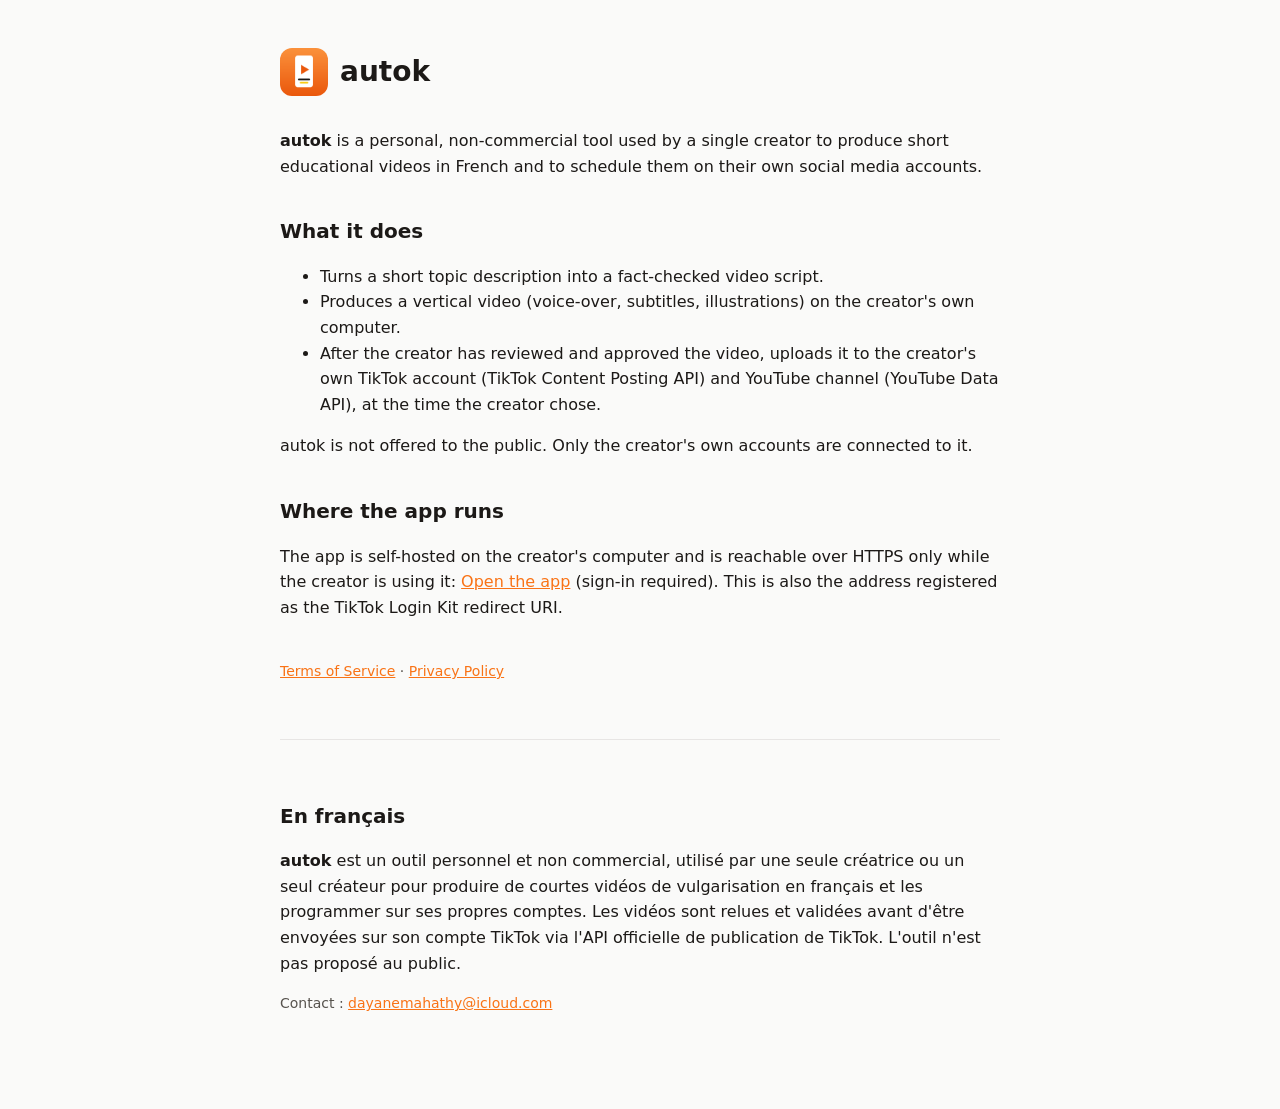
<file: index.html>
<!doctype html>
<html lang="en">
<head>
<meta charset="utf-8">
<meta name="viewport" content="width=device-width, initial-scale=1">
<title>autok</title>
<link rel="stylesheet" href="style.css">
</head>
<body>
<main>
  <header><img src="icon.png" alt=""><h1>autok</h1></header>

  <p><strong>autok</strong> is a personal, non-commercial tool used by a single creator to produce short
  educational videos in French and to schedule them on their own social media accounts.</p>

  <h2>What it does</h2>
  <ul>
    <li>Turns a short topic description into a fact-checked video script.</li>
    <li>Produces a vertical video (voice-over, subtitles, illustrations) on the creator's own computer.</li>
    <li>After the creator has reviewed and approved the video, uploads it to the creator's own
      TikTok account (TikTok Content Posting API) and YouTube channel (YouTube Data API),
      at the time the creator chose.</li>
  </ul>
  <p>autok is not offered to the public. Only the creator's own accounts are connected to it.</p>

  <h2>Where the app runs</h2>
  <p>The app is self-hosted on the creator's computer and is reachable over HTTPS only while the creator is
  using it: <a href="https://ploy-velvet-oblivion.ngrok-free.dev/">Open the app</a>
  (sign-in required). This is also the address registered as the TikTok Login Kit redirect URI.</p>

  <nav><a href="terms.html">Terms of Service</a> · <a href="privacy.html">Privacy Policy</a></nav>

  <section class="lang" lang="fr">
    <h2>En français</h2>
    <p><strong>autok</strong> est un outil personnel et non commercial, utilisé par une seule créatrice ou un seul
    créateur pour produire de courtes vidéos de vulgarisation en français et les programmer sur ses propres comptes.
    Les vidéos sont relues et validées avant d'être envoyées sur son compte TikTok via l'API officielle
    de publication de TikTok. L'outil n'est pas proposé au public.</p>
  </section>
  <p class="muted">Contact : <a href="mailto:dayanemahathy@icloud.com">dayanemahathy@icloud.com</a></p>
</main>
</body>
</html>
</file>
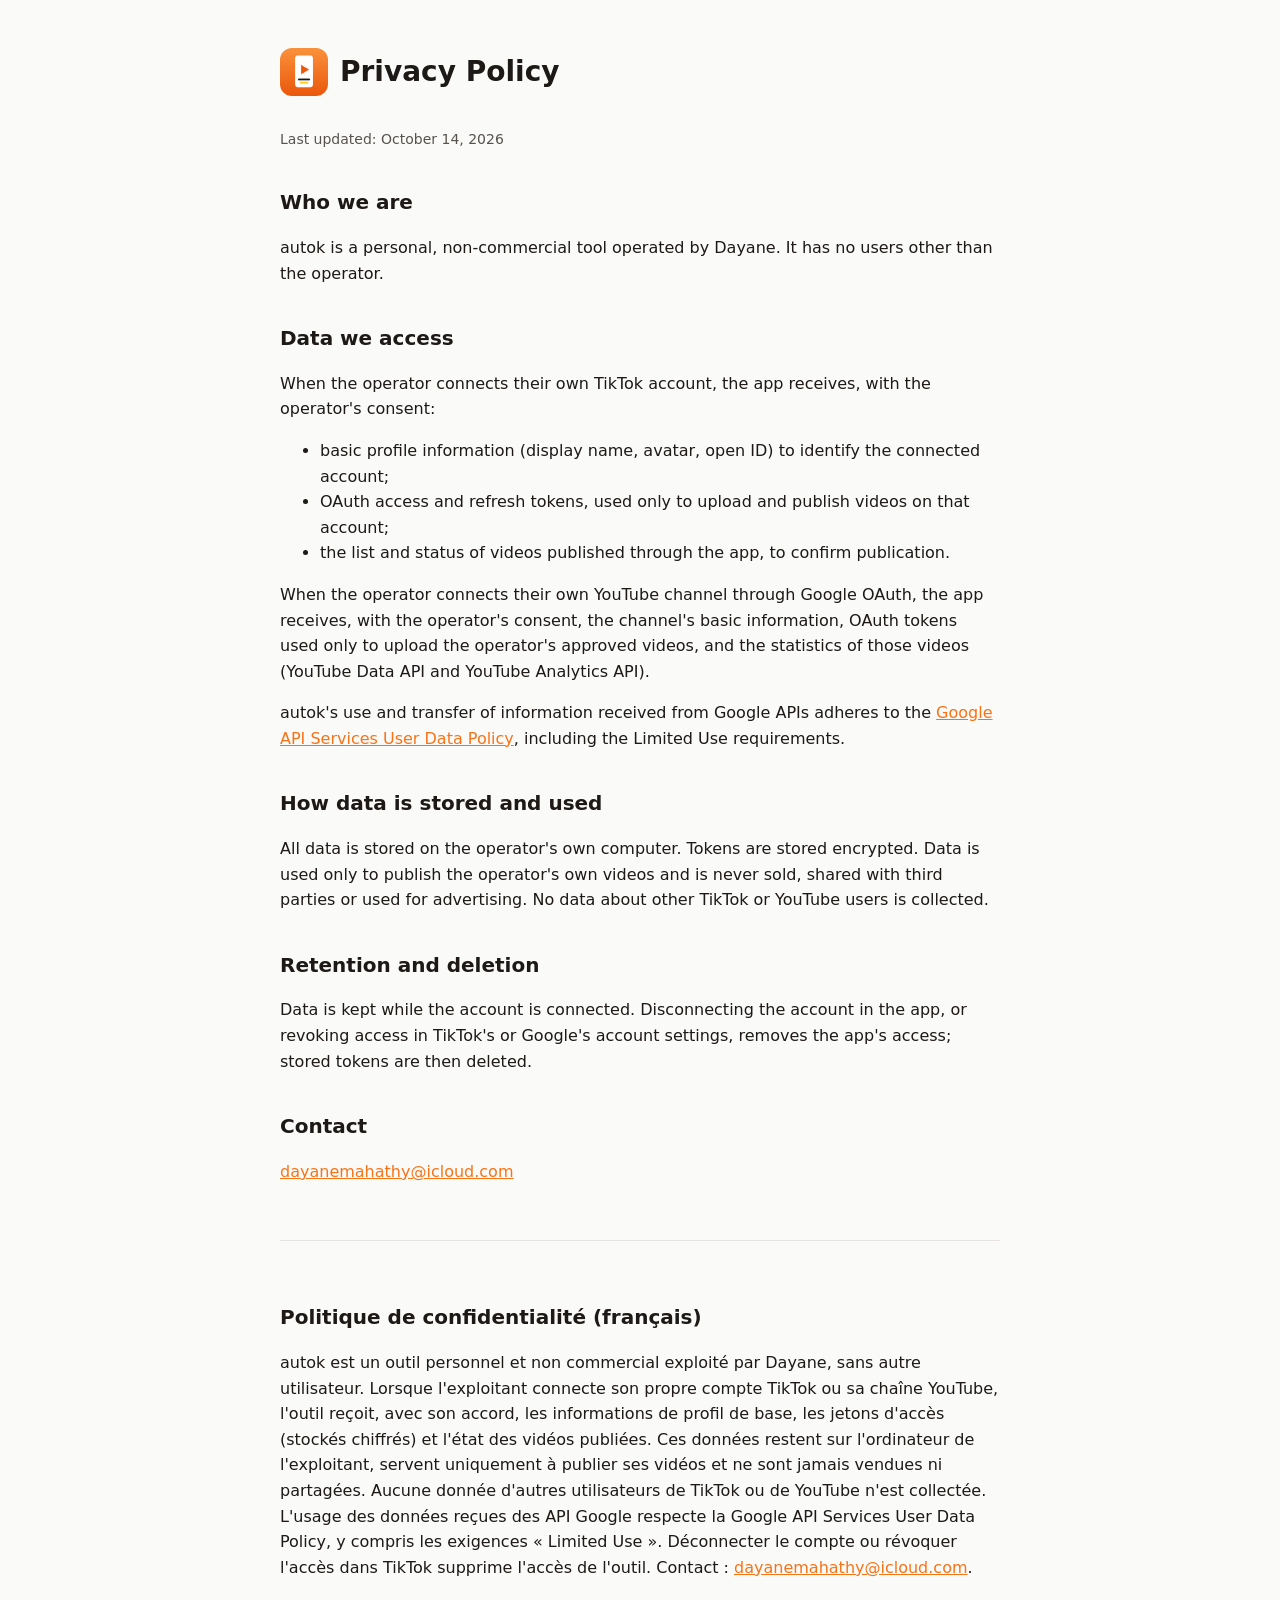
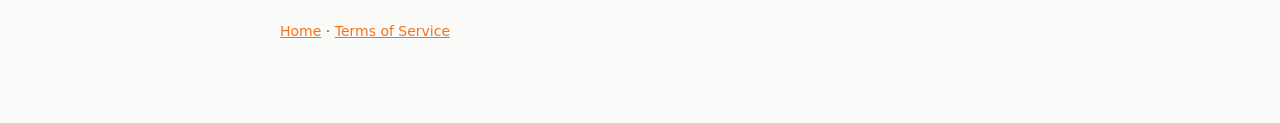
<file: privacy.html>
<!doctype html>
<html lang="en">
<head>
<meta charset="utf-8">
<meta name="viewport" content="width=device-width, initial-scale=1">
<title>autok · Privacy Policy</title>
<link rel="stylesheet" href="style.css">
</head>
<body>
<main>
  <header><img src="icon.png" alt=""><h1>Privacy Policy</h1></header>
  <p class="muted">Last updated: October 14, 2026</p>

  <h2>Who we are</h2>
  <p>autok is a personal, non-commercial tool operated by Dayane. It has no users other than the
  operator.</p>

  <h2>Data we access</h2>
  <p>When the operator connects their own TikTok account, the app receives, with the operator's consent:</p>
  <ul>
    <li>basic profile information (display name, avatar, open ID) to identify the connected account;</li>
    <li>OAuth access and refresh tokens, used only to upload and publish videos on that account;</li>
    <li>the list and status of videos published through the app, to confirm publication.</li>
  </ul>

  <p>When the operator connects their own YouTube channel through Google OAuth, the app receives, with the
  operator's consent, the channel's basic information, OAuth tokens used only to upload the operator's approved
  videos, and the statistics of those videos (YouTube Data API and YouTube Analytics API).</p>
  <p>autok's use and transfer of information received from Google APIs adheres to the
  <a href="https://developers.google.com/terms/api-services-user-data-policy">Google API Services User Data Policy</a>,
  including the Limited Use requirements.</p>

  <h2>How data is stored and used</h2>
  <p>All data is stored on the operator's own computer. Tokens are stored encrypted. Data is used only to
  publish the operator's own videos and is never sold, shared with third parties or used for advertising.
  No data about other TikTok or YouTube users is collected.</p>

  <h2>Retention and deletion</h2>
  <p>Data is kept while the account is connected. Disconnecting the account in the app, or revoking access
  in TikTok's or Google's account settings, removes the app's access; stored tokens are then deleted.</p>

  <h2>Contact</h2>
  <p><a href="mailto:dayanemahathy@icloud.com">dayanemahathy@icloud.com</a></p>

  <section class="lang" lang="fr">
    <h2>Politique de confidentialité (français)</h2>
    <p>autok est un outil personnel et non commercial exploité par Dayane, sans autre utilisateur.
    Lorsque l'exploitant connecte son propre compte TikTok ou sa chaîne YouTube, l'outil reçoit, avec son accord, les informations de
    profil de base, les jetons d'accès (stockés chiffrés) et l'état des vidéos publiées. Ces données restent sur
    l'ordinateur de l'exploitant, servent uniquement à publier ses vidéos et ne sont jamais vendues ni partagées.
    Aucune donnée d'autres utilisateurs de TikTok ou de YouTube n'est collectée. L'usage des données reçues des API Google respecte la Google API Services User Data Policy, y compris les exigences « Limited Use ». Déconnecter le compte ou révoquer l'accès
    dans TikTok supprime l'accès de l'outil. Contact : <a href="mailto:dayanemahathy@icloud.com">dayanemahathy@icloud.com</a>.</p>
  </section>
  <nav><a href="index.html">Home</a> · <a href="terms.html">Terms of Service</a></nav>
</main>
</body>
</html>
</file>
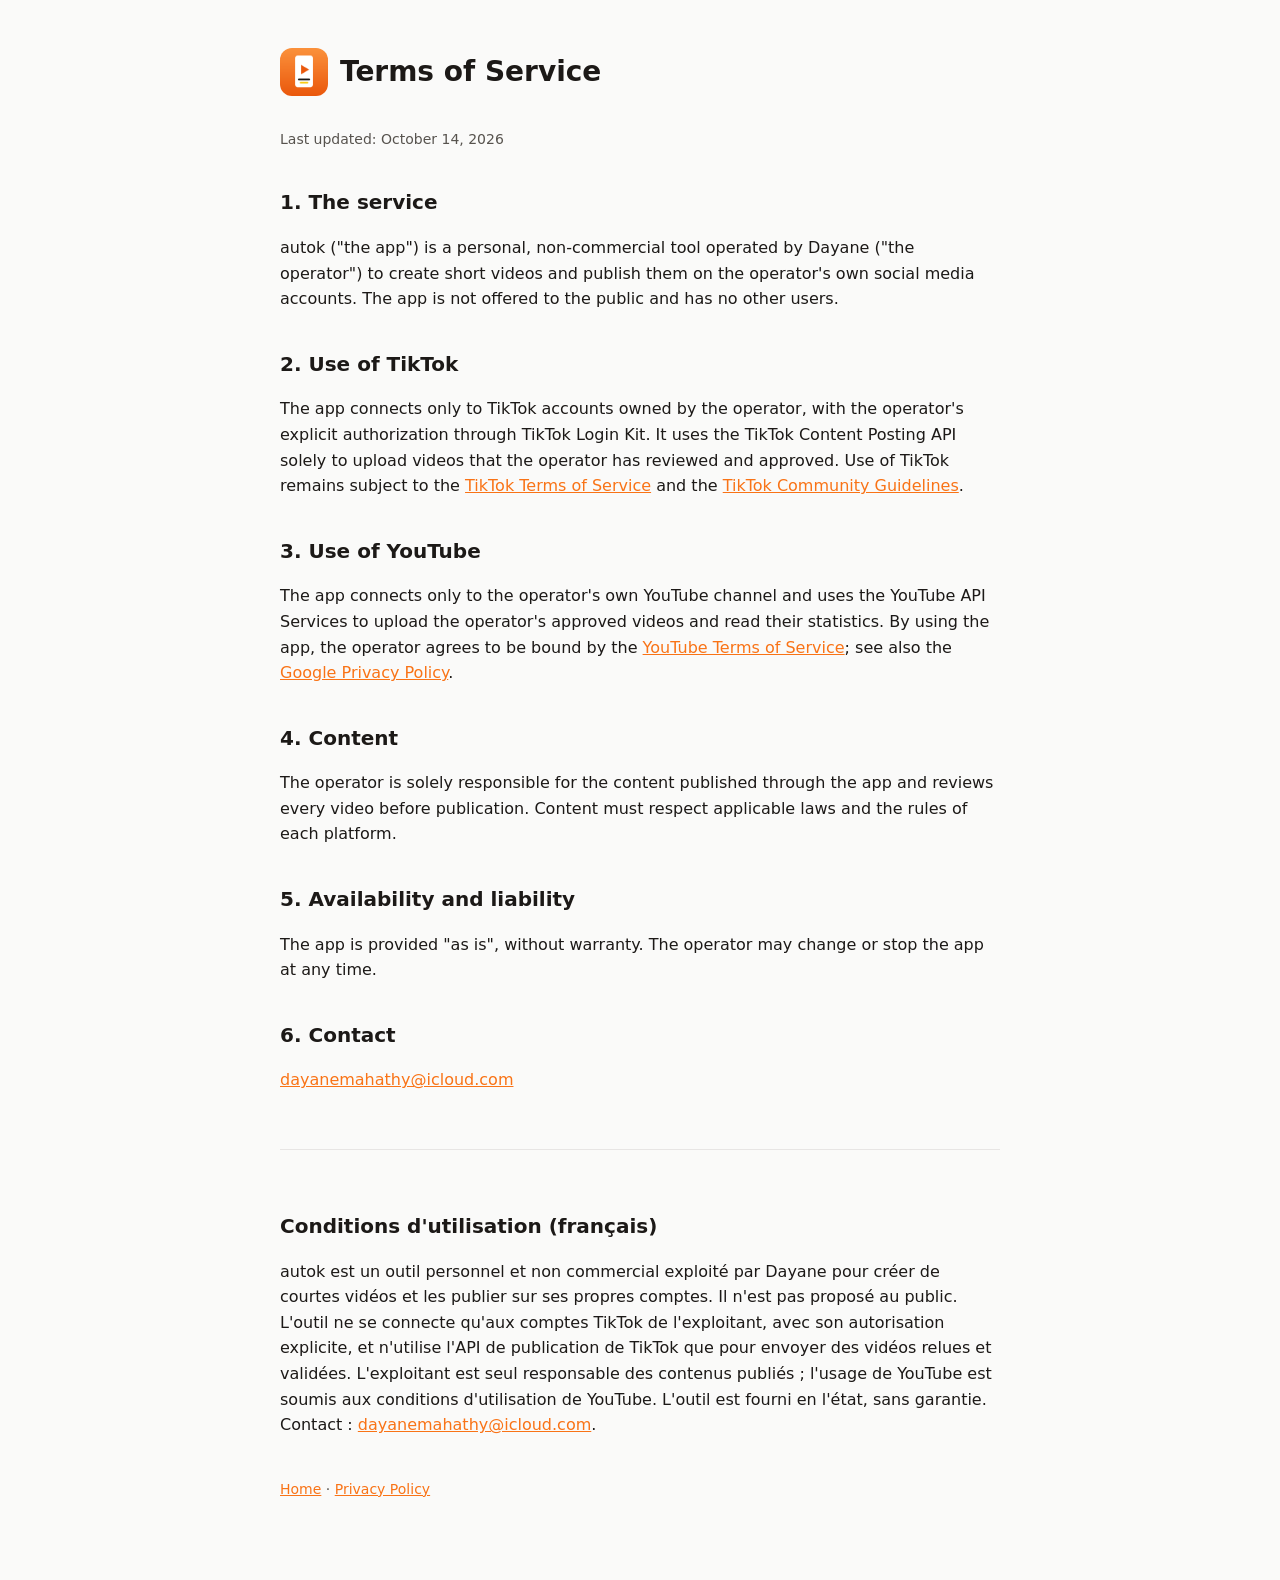
<file: terms.html>
<!doctype html>
<html lang="en">
<head>
<meta charset="utf-8">
<meta name="viewport" content="width=device-width, initial-scale=1">
<title>autok · Terms of Service</title>
<link rel="stylesheet" href="style.css">
</head>
<body>
<main>
  <header><img src="icon.png" alt=""><h1>Terms of Service</h1></header>
  <p class="muted">Last updated: October 14, 2026</p>

  <h2>1. The service</h2>
  <p>autok ("the app") is a personal, non-commercial tool operated by Dayane ("the operator") to
  create short videos and publish them on the operator's own social media accounts. The app is not offered
  to the public and has no other users.</p>

  <h2>2. Use of TikTok</h2>
  <p>The app connects only to TikTok accounts owned by the operator, with the operator's explicit authorization
  through TikTok Login Kit. It uses the TikTok Content Posting API solely to upload videos that the operator has
  reviewed and approved. Use of TikTok remains subject to the
  <a href="https://www.tiktok.com/legal/terms-of-service">TikTok Terms of Service</a> and the
  <a href="https://www.tiktok.com/community-guidelines">TikTok Community Guidelines</a>.</p>

  <h2>3. Use of YouTube</h2>
  <p>The app connects only to the operator's own YouTube channel and uses the YouTube API Services to upload the
  operator's approved videos and read their statistics. By using the app, the operator agrees to be bound by the
  <a href="https://www.youtube.com/t/terms">YouTube Terms of Service</a>; see also the
  <a href="https://policies.google.com/privacy">Google Privacy Policy</a>.</p>

  <h2>4. Content</h2>
  <p>The operator is solely responsible for the content published through the app and reviews every video
  before publication. Content must respect applicable laws and the rules of each platform.</p>

  <h2>5. Availability and liability</h2>
  <p>The app is provided "as is", without warranty. The operator may change or stop the app at any time.</p>

  <h2>6. Contact</h2>
  <p><a href="mailto:dayanemahathy@icloud.com">dayanemahathy@icloud.com</a></p>

  <section class="lang" lang="fr">
    <h2>Conditions d'utilisation (français)</h2>
    <p>autok est un outil personnel et non commercial exploité par Dayane pour créer de courtes vidéos
    et les publier sur ses propres comptes. Il n'est pas proposé au public. L'outil ne se connecte qu'aux comptes
    TikTok de l'exploitant, avec son autorisation explicite, et n'utilise l'API de publication de TikTok que pour
    envoyer des vidéos relues et validées. L'exploitant est seul responsable des contenus publiés ; l'usage de YouTube est soumis aux conditions d'utilisation de YouTube. L'outil est
    fourni en l'état, sans garantie. Contact : <a href="mailto:dayanemahathy@icloud.com">dayanemahathy@icloud.com</a>.</p>
  </section>
  <nav><a href="index.html">Home</a> · <a href="privacy.html">Privacy Policy</a></nav>
</main>
</body>
</html>
</file>
<file: style.css>
:root { --fg: #1c1917; --muted: #57534e; --accent: #f97316; --bg: #fafaf9; }
* { box-sizing: border-box; }
body { margin: 0; font: 16px/1.6 system-ui, -apple-system, "Segoe UI", sans-serif; color: var(--fg); background: var(--bg); }
main { max-width: 760px; margin: 0 auto; padding: 48px 20px 80px; }
header { display: flex; align-items: center; gap: 12px; margin-bottom: 32px; }
header img { width: 48px; height: 48px; border-radius: 12px; }
h1 { font-size: 28px; margin: 0; }
h2 { font-size: 20px; margin-top: 36px; }
a { color: var(--accent); }
nav { margin-top: 40px; font-size: 14px; color: var(--muted); }
.lang { margin-top: 56px; padding-top: 24px; border-top: 1px solid #e7e5e4; }
.muted { color: var(--muted); font-size: 14px; }
</file>
